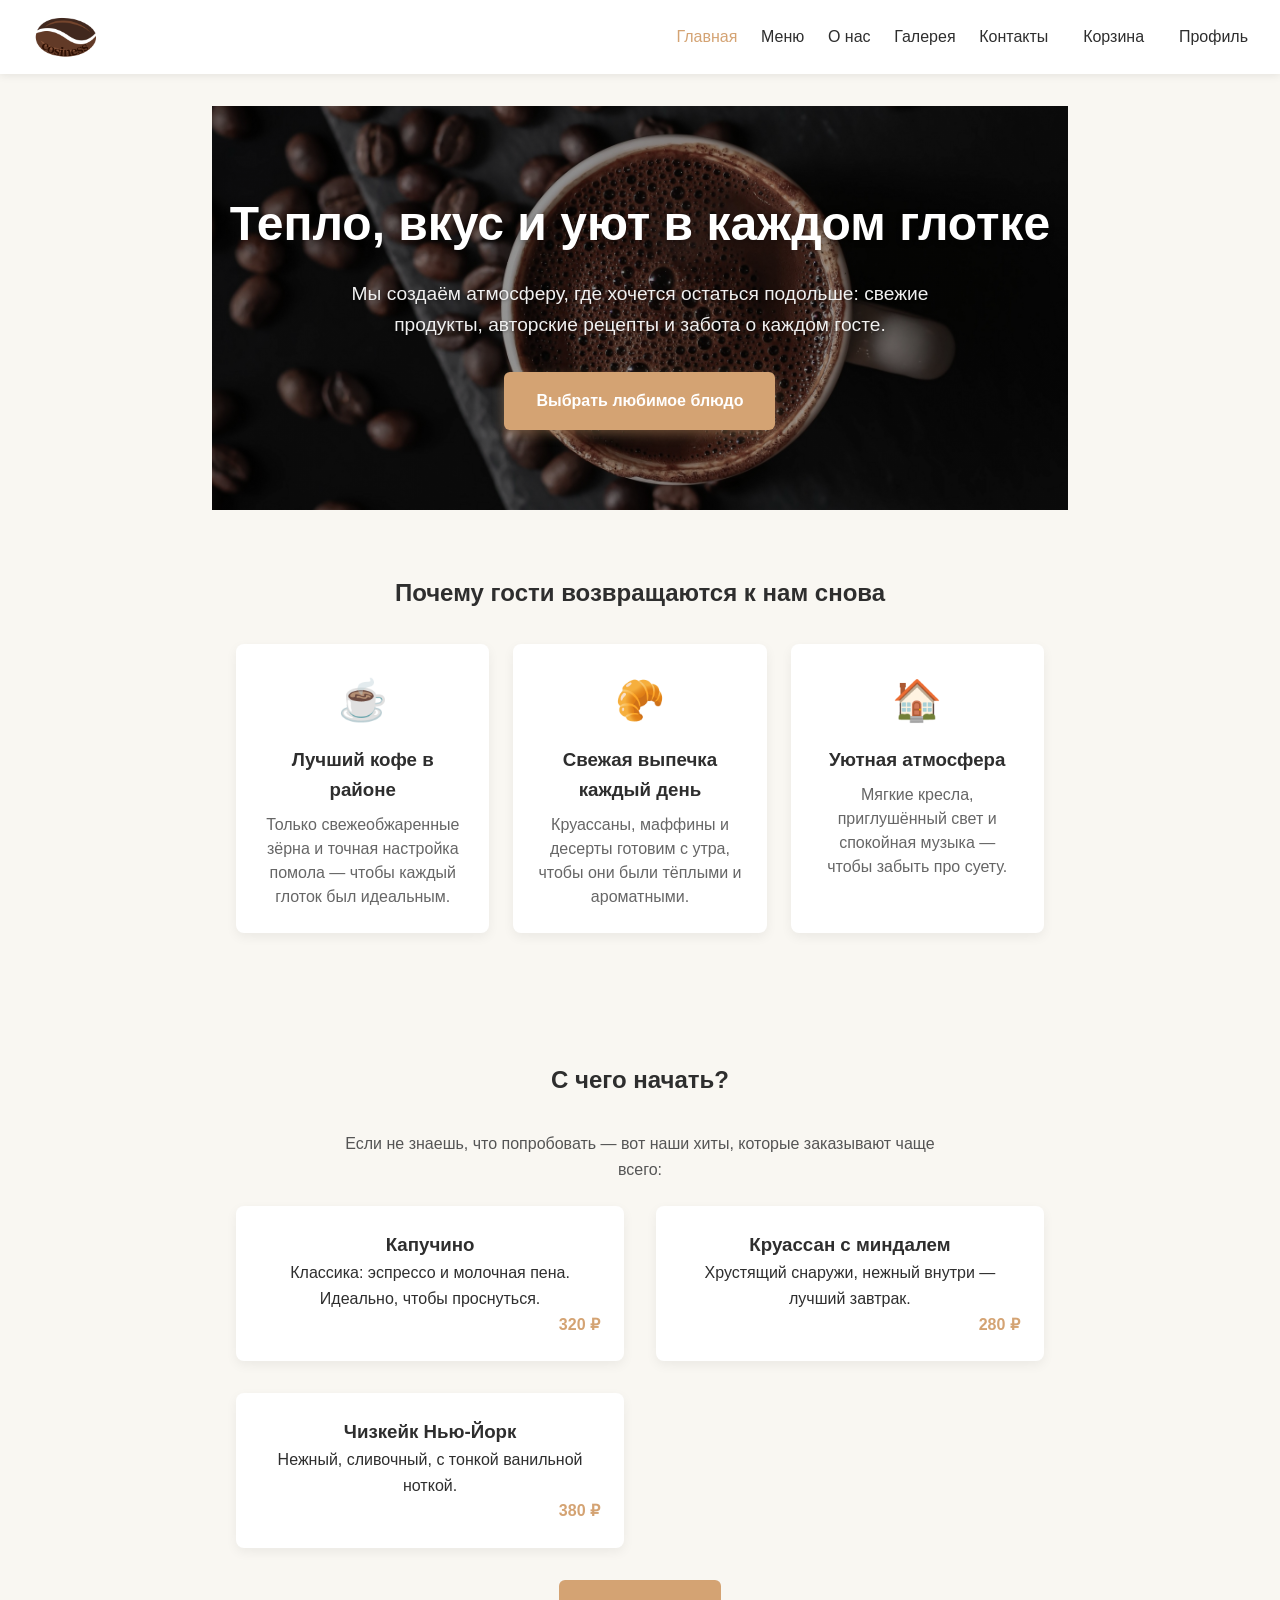
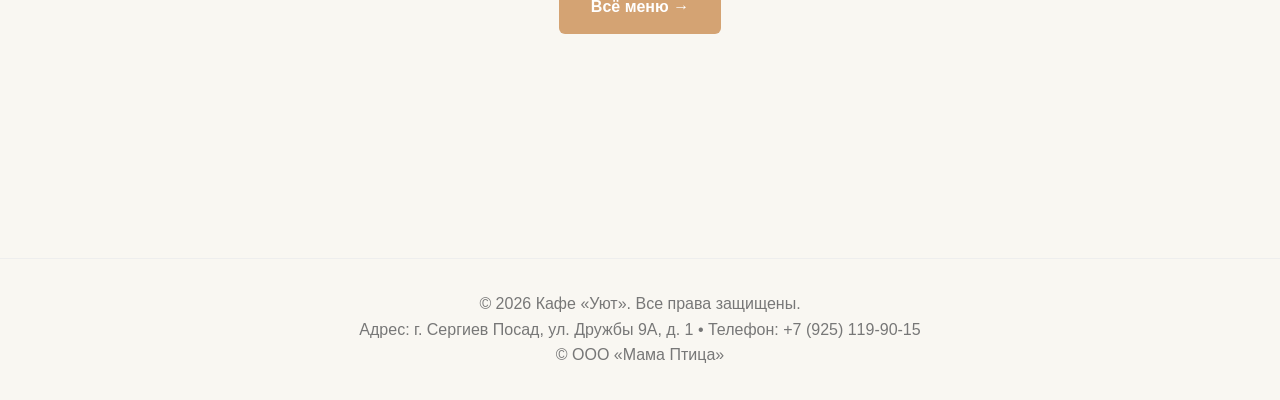
<file: index.html>
<!DOCTYPE html>
<html lang="ru">
  <head>
    <meta charset="UTF-8" />
    <meta name="viewport" content="width=device-width, initial-scale=1.0"/>
    <title>Cosiness | Main</title>
    <link rel="stylesheet" href="css/style.css"/>
  </head>
  <body>
    <header>
      <a href="index.html" class="logo logo-img" aria-label="На главную">
        <img src="images/coffee_bean.png">
      </a>
      <nav>
        <a href="index.html" class="active">Главная</a>
        <a href="menu.html">Меню</a>
        <a href="about.html">О нас</a>
        <a href="gallery.html">Галерея</a>
        <a href="contacts.html">Контакты</a>
        <a href="cart.html">Корзина</a>
        <a href="profile.html">Профиль</a>
      </nav>
    </header>

    <main>
      <section class="hero fade-in-up">
        <h1>Тепло, вкус и уют в каждом глотке</h1>
        <p>
          Мы создаём атмосферу, где хочется остаться подольше: свежие продукты,
          авторские рецепты и забота о каждом госте.
        </p>
        <a href="menu.html">Выбрать любимое блюдо</a>
      </section>

      <section class="section-features">
        <h2>Почему гости возвращаются к нам снова</h2>
        <div class="features-grid">
          <div class="feature-card fade-in-up">
            <div class="feature-icon">☕</div>
            <h3>Лучший кофе в районе</h3>
            <p>Только свежеобжаренные зёрна и точная настройка помола — чтобы каждый глоток был идеальным.</p>
          </div>
          <div class="feature-card fade-in-up">
            <div class="feature-icon">🥐</div>
            <h3>Свежая выпечка каждый день</h3>
            <p>Круассаны, маффины и десерты готовим с утра, чтобы они были тёплыми и ароматными.</p>
          </div>
          <div class="feature-card fade-in-up">
            <div class="feature-icon">🏠</div>
            <h3>Уютная атмосфера</h3>
            <p>Мягкие кресла, приглушённый свет и спокойная музыка — чтобы забыть про суету.</p>
          </div>
        </div>
      </section>

      <section class="section-hits">
        <h2>С чего начать?</h2>
        <p>
          Если не знаешь, что попробовать — вот наши хиты, которые заказывают чаще всего:
        </p>
        <div class="menu-grid">
          <div class="dish-card fade-in-up">
            <h3>Капучино</h3>
            <p>Классика: эспрессо и молочная пена. Идеально, чтобы проснуться.</p>
            <span class="dish-price">320 ₽</span>
          </div>
          <div class="dish-card fade-in-up">
            <h3>Круассан с миндалем</h3>
            <p>Хрустящий снаружи, нежный внутри — лучший завтрак.</p>
            <span class="dish-price">280 ₽</span>
          </div>
          <div class="dish-card fade-in-up">
            <h3>Чизкейк Нью-Йорк</h3>
            <p>Нежный, сливочный, с тонкой ванильной ноткой.</p>
            <span class="dish-price">380 ₽</span>
          </div>
        </div>
        <a href="menu.html" class="btn-primary">Всё меню →</a>
      </section>
    </main>

    <footer style="margin-top: 8rem;">
      <p>&copy; 2026 Кафе «Уют». Все права защищены.</p>
      <p>Адрес: г. Сергиев Посад, ул. Дружбы 9А, д. 1 • Телефон: +7 (925) 119-90-15</p>
      <p>&copy; ООО «Мама Птица»</p>
    </footer>
    <script src="js/main.js"></script>
  </body>
</html>
</file>
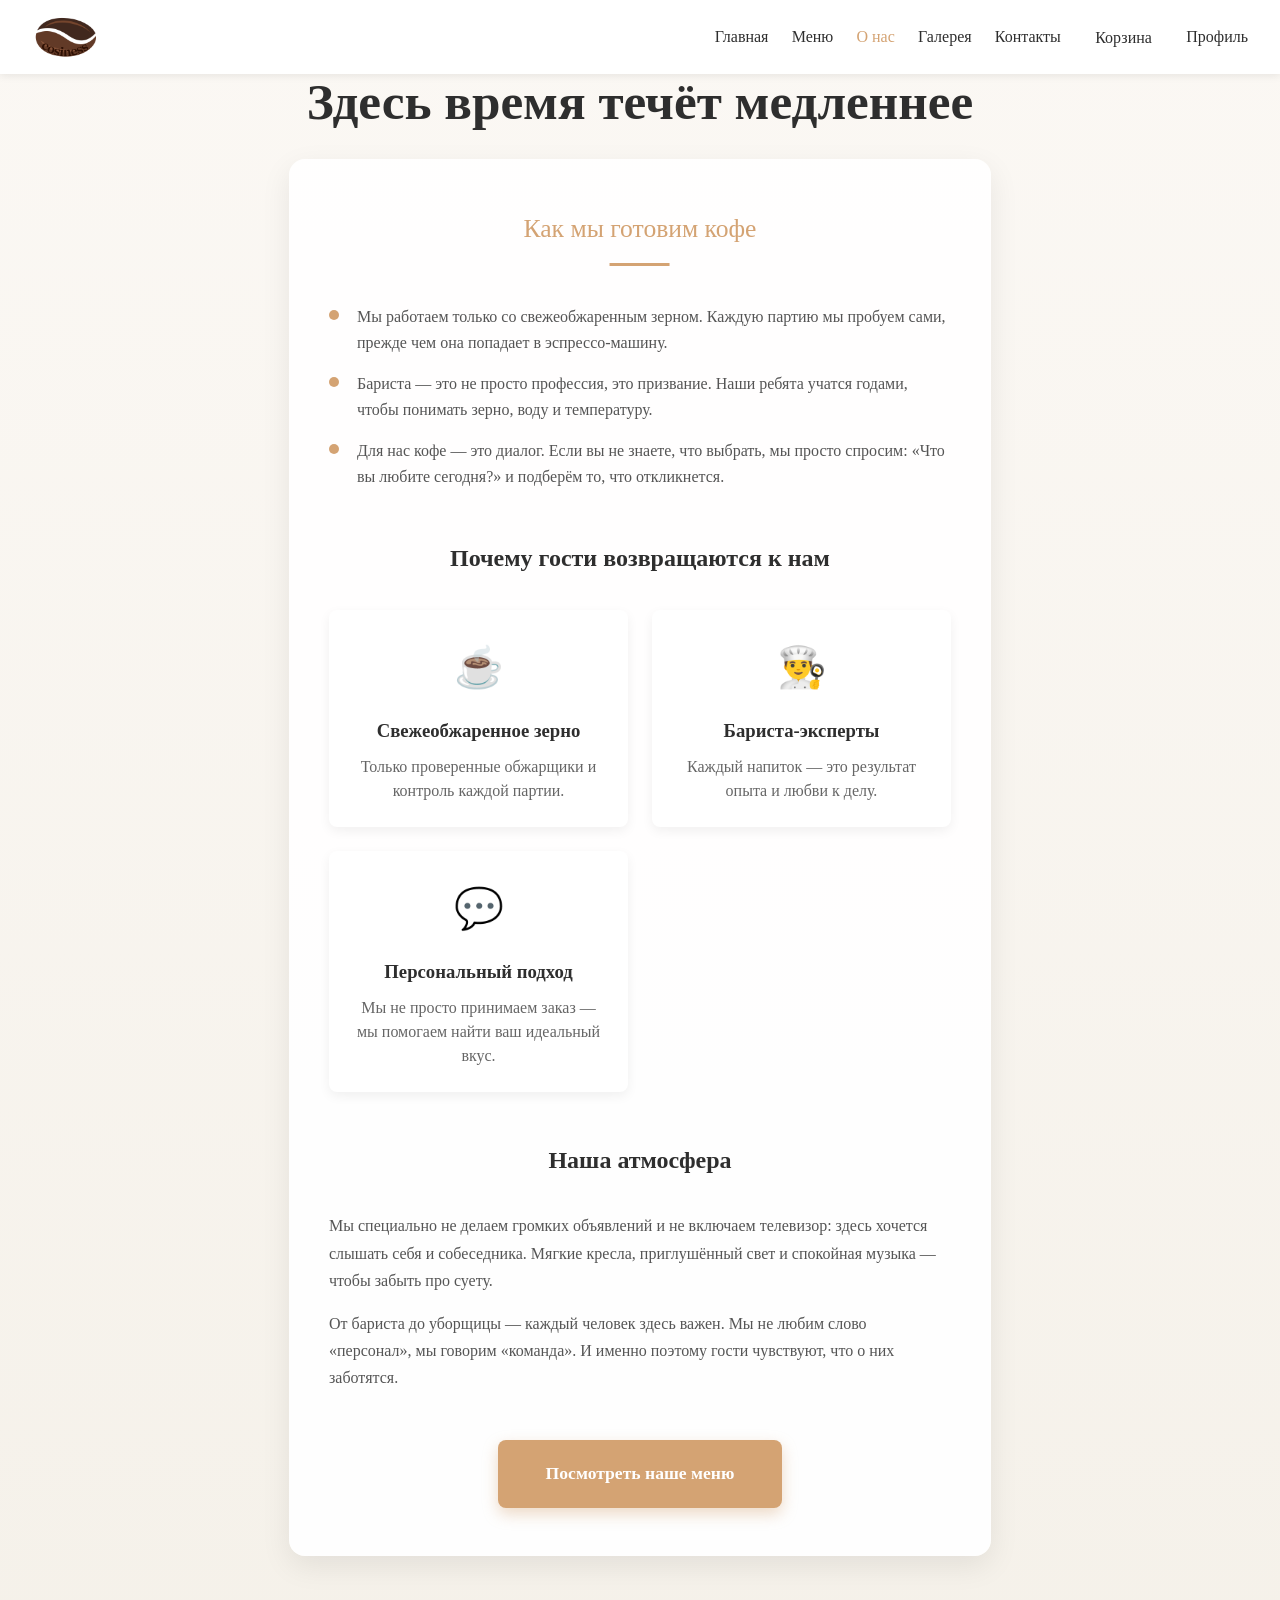
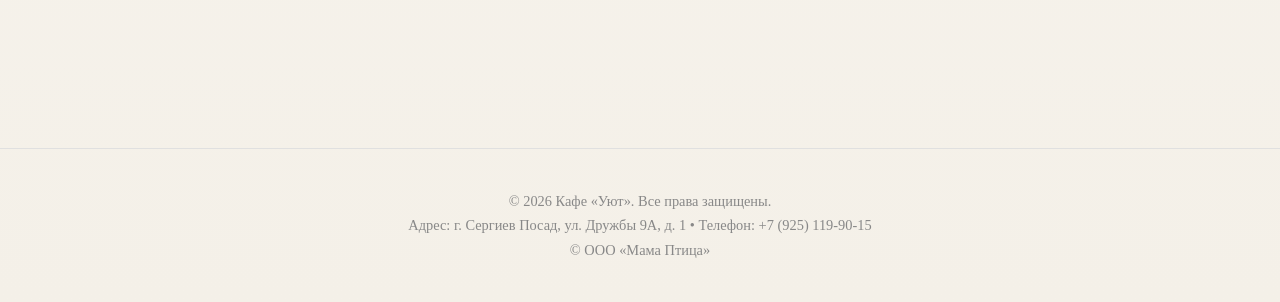
<file: about.html>
<!DOCTYPE html>
<html lang="ru">
  <head>
    <meta charset="UTF-8" />
    <meta name="viewport" content="width=device-width, initial-scale=1.0"/>
    <title>Cosiness | О нас</title>
    <link rel="stylesheet" href="css/style.css"/>
  </head>
  <body class="about-page">
    <!-- Шапка: слева логотип, справа меню -->
    <header>
      <a href="index.html" class="logo logo-img" aria-label="На главную">
        <img src="images/coffee_bean.png" alt="Логотип кафе Уют">
      </a>
      <nav>
        <a href="index.html">Главная</a>
        <a href="menu.html">Меню</a>
        <a href="about.html" class="active">О нас</a>
        <a href="gallery.html">Галерея</a>
        <a href="contacts.html">Контакты</a>
        <a href="cart.html">Корзина</a>
        <a href="profile.html">Профиль</a>
      </nav>
    </header>

    <main>
      <!-- Главный заголовок -->
      <h1 class="fade-in-up">Здесь время течёт медленнее</h1>

      <div class="content-wrapper fade-in-up">
        
        <!-- Блок «Как мы готовим кофе» -->
        <div class="section-title">Как мы готовим кофе</div>
        <ul>
          <li>Мы работаем только со свежеобжаренным зерном. Каждую партию мы пробуем сами, прежде чем она попадает в эспрессо-машину.</li>
          <li>Бариста — это не просто профессия, это призвание. Наши ребята учатся годами, чтобы понимать зерно, воду и температуру.</li>
          <li>Для нас кофе — это диалог. Если вы не знаете, что выбрать, мы просто спросим: «Что вы любите сегодня?» и подберём то, что откликнется.</li>
        </ul>

        <!-- Разделитель -->
        <div style="height: 2rem;"></div>

        <!-- Карточки с преимуществами -->
        <h2 class="fade-in-up" style="text-align: center; margin-bottom: 1.5rem;">Почему гости возвращаются к нам</h2>
        <div class="features-grid">
          <div class="feature-card fade-in-up">
            <div class="feature-icon">☕</div>
            <h3>Свежеобжаренное зерно</h3>
            <p>Только проверенные обжарщики и контроль каждой партии.</p>
          </div>
          <div class="feature-card fade-in-up">
            <div class="feature-icon">👨‍🍳</div>
            <h3>Бариста-эксперты</h3>
            <p>Каждый напиток — это результат опыта и любви к делу.</p>
          </div>
          <div class="feature-card fade-in-up">
            <div class="feature-icon">💬</div>
            <h3>Персональный подход</h3>
            <p>Мы не просто принимаем заказ — мы помогаем найти ваш идеальный вкус.</p>
          </div>
        </div>

        <!-- Блок про атмосферу и команду -->
        <div style="margin-top: 3rem;"></div>
        <h2 class="fade-in-up" style="text-align: center;">Наша атмосфера</h2>
        <p class="fade-in-up" style="color: #555; line-height: 1.7;">
          Мы специально не делаем громких объявлений и не включаем телевизор: здесь хочется слышать себя и собеседника. Мягкие кресла, приглушённый свет и спокойная музыка — чтобы забыть про суету.
        </p>
        <p class="fade-in-up" style="color: #555; line-height: 1.7; margin-top: 1rem;">
          От бариста до уборщицы — каждый человек здесь важен. Мы не любим слово «персонал», мы говорим «команда». И именно поэтому гости чувствуют, что о них заботятся.
        </p>

        <!-- Кнопка-призыв к действию -->
        <div class="cta-box fade-in-up">
          <a href="menu.html" class="big-btn">Посмотреть наше меню</a>
        </div>
      </div>
    </main>

    <footer style="margin-top: 8rem;">
      <p>&copy; 2026 Кафе «Уют». Все права защищены.</p>
      <p>Адрес: г. Сергиев Посад, ул. Дружбы 9А, д. 1 • Телефон: +7 (925) 119-90-15</p>
      <p>&copy; ООО «Мама Птица»</p>
    </footer>

    <script src="js/main.js"></script>
  </body>
</html>
</file>
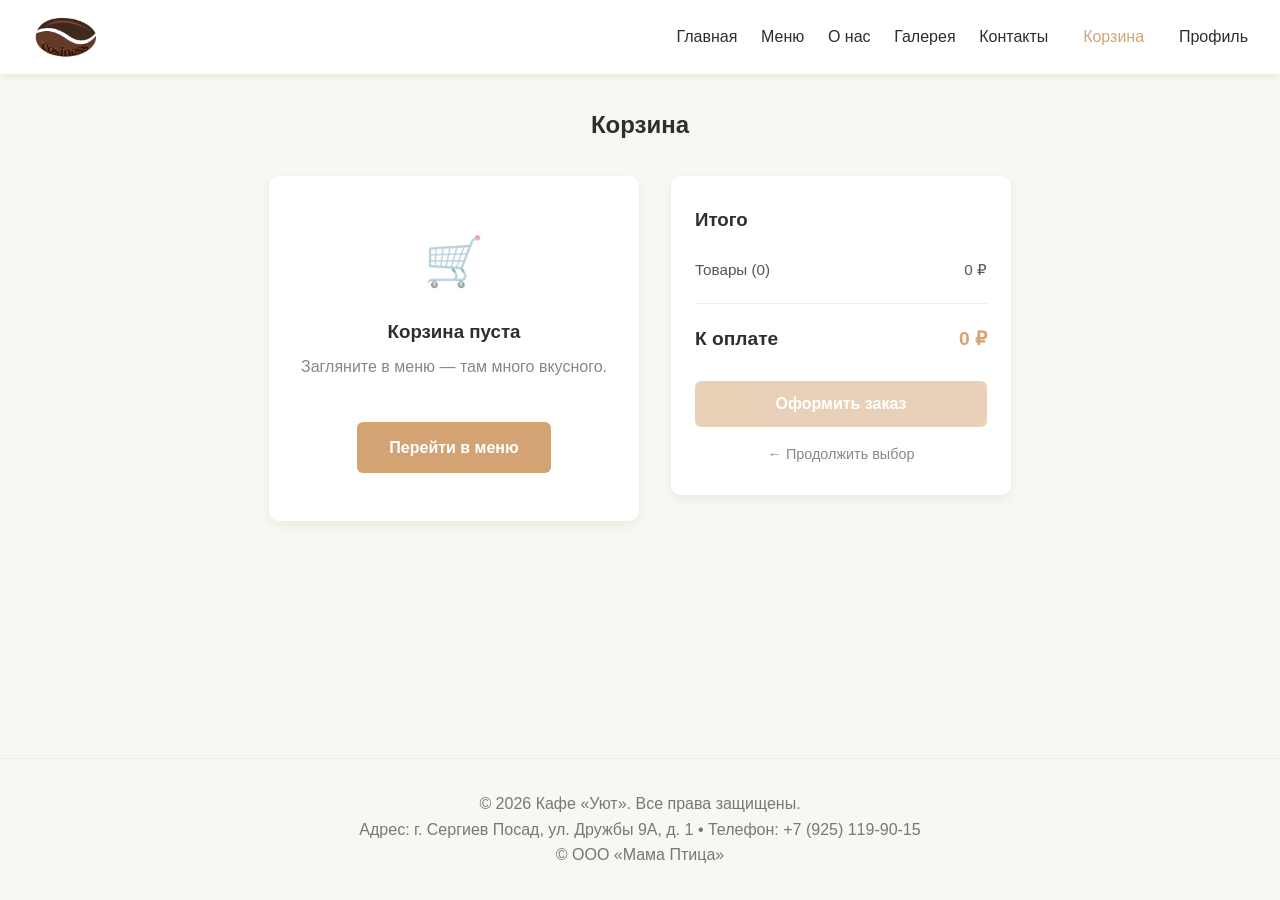
<file: cart.html>
<!DOCTYPE html>
<html lang="ru">
  <head>
    <meta charset="UTF-8" />
    <meta name="viewport" content="width=device-width, initial-scale=1.0"/>
    <title>Cosiness | Buy</title>
    <link rel="stylesheet" href="css/style.css"/>
  </head>
  <body>
    <header>
      <a href="index.html" class="logo logo-img" aria-label="На главную">
        <img src="images/coffee_bean.png" alt="Логотип кафе Уют">
      </a>
      <nav>
        <a href="index.html">Главная</a>
        <a href="menu.html">Меню</a>
        <a href="about.html">О нас</a>
        <a href="gallery.html">Галерея</a>
        <a href="contacts.html">Контакты</a>
        <a href="cart.html" class="active">Корзина</a>
        <a href="profile.html">Профиль</a>
      </nav>
    </header>
    <main>
      <h2>Корзина</h2>
      <div class="cart-layout">
        <section class="cart-items fade-in-up" id="cartItems"></section>
        <aside class="cart-summary fade-in-up">
          <h3>Итого</h3>
          <div id="summaryBody"></div>
          <button type="button" class="checkout-btn" id="checkoutBtn">Оформить заказ</button>
          <a href="menu.html" class="continue-link">← Продолжить выбор</a>
        </aside>
      </div>
    </main>
    <footer style="margin-top: 8rem;">
      <p>&copy; 2026 Кафе «Уют». Все права защищены.</p>
      <p>Адрес: г. Сергиев Посад, ул. Дружбы 9А, д. 1 • Телефон: +7 (925) 119-90-15</p>
      <p>&copy; ООО «Мама Птица»</p>
    </footer>
    <script src="js/cart.js"></script>
    <script src="js/cart-page.js"></script>
  </body>
</html>
</file>
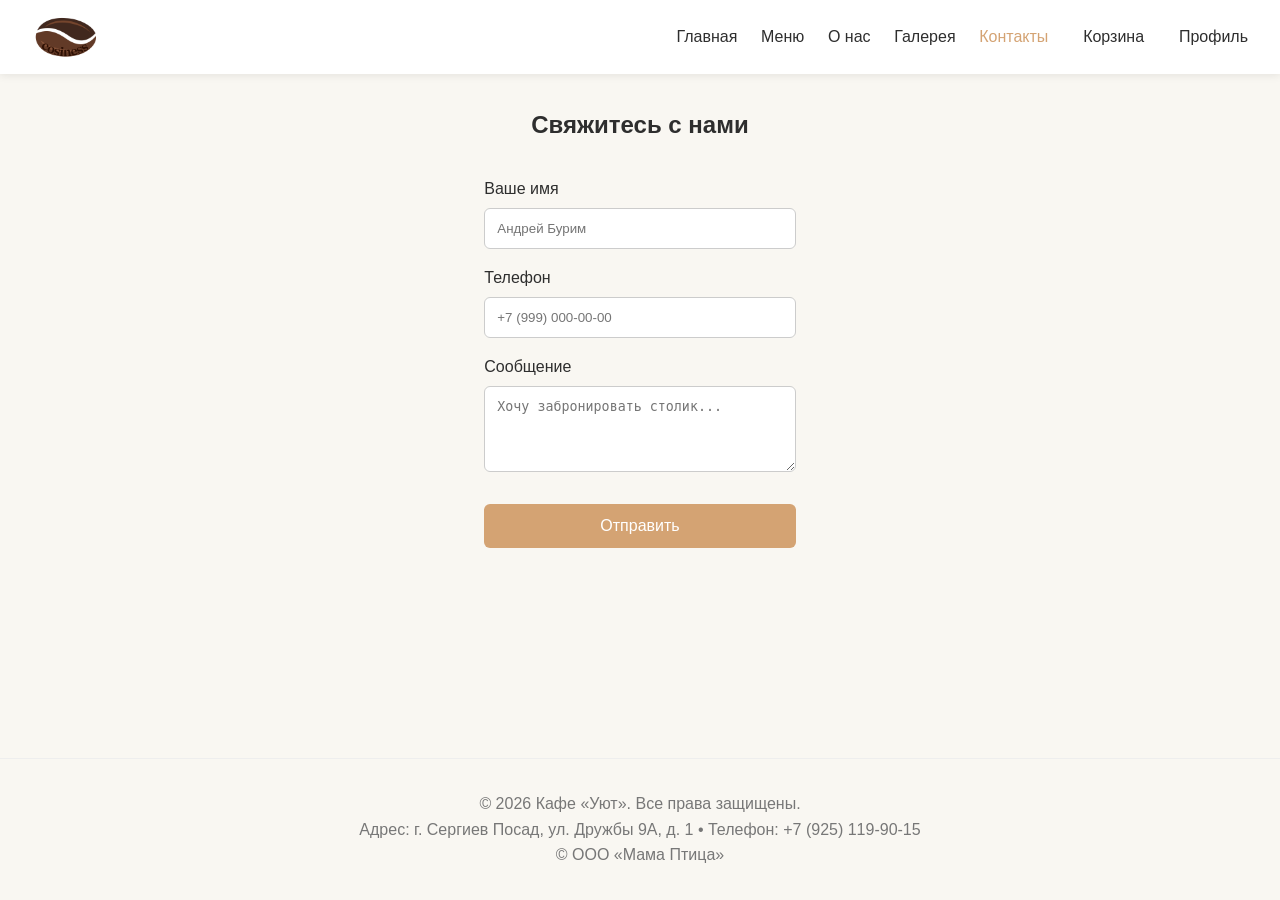
<file: contacts.html>
<!DOCTYPE html>
<html lang="ru">
  <head>
    <meta charset="UTF-8" />
    <meta name="viewport" content="width=device-width, initial-scale=1.0"/>
    <title>Cosiness | Contacts</title>
    <link rel="stylesheet" href="css/style.css"/>
  </head>
  <body>
    <header>
      <a href="index.html" class="logo logo-img" aria-label="На главную">
        <img src="images/coffee_bean.png" alt="Логотип кафе Уют">
      </a>
      <nav>
        <a href="index.html">Главная</a>
        <a href="menu.html">Меню</a>
        <a href="about.html">О нас</a>
        <a href="gallery.html">Галерея</a>
        <a href="contacts.html" class="active">Контакты</a>
        <a href="cart.html">Корзина</a>
        <a href="profile.html">Профиль</a>
      </nav>
    </header>
    <main>
      <h2>Свяжитесь с нами</h2>
      <form id="contactForm">
        <label for="name">Ваше имя</label>
        <input type="text" id="name" name="name" required placeholder="Андрей Бурим">
        <label for="phone">Телефон</label>
        <input type="tel" id="phone" name="phone" required placeholder="+7 (999) 000-00-00">
        <label for="message">Сообщение</label>
        <textarea id="message" name="message" rows="4" placeholder="Хочу забронировать столик..."></textarea>
        <button type="submit">Отправить</button>
      </form>
    </main>
    <div class="toast" id="toast">Сообщение отправлено</div>
    <footer style="margin-top: 8rem;">
      <p>&copy; 2026 Кафе «Уют». Все права защищены.</p>
      <p>Адрес: г. Сергиев Посад, ул. Дружбы 9А, д. 1 • Телефон: +7 (925) 119-90-15</p>
      <p>&copy; ООО «Мама Птица»</p>
    </footer>
    <script src="js/contacts.js"></script>
  </body>
</html>
</file>
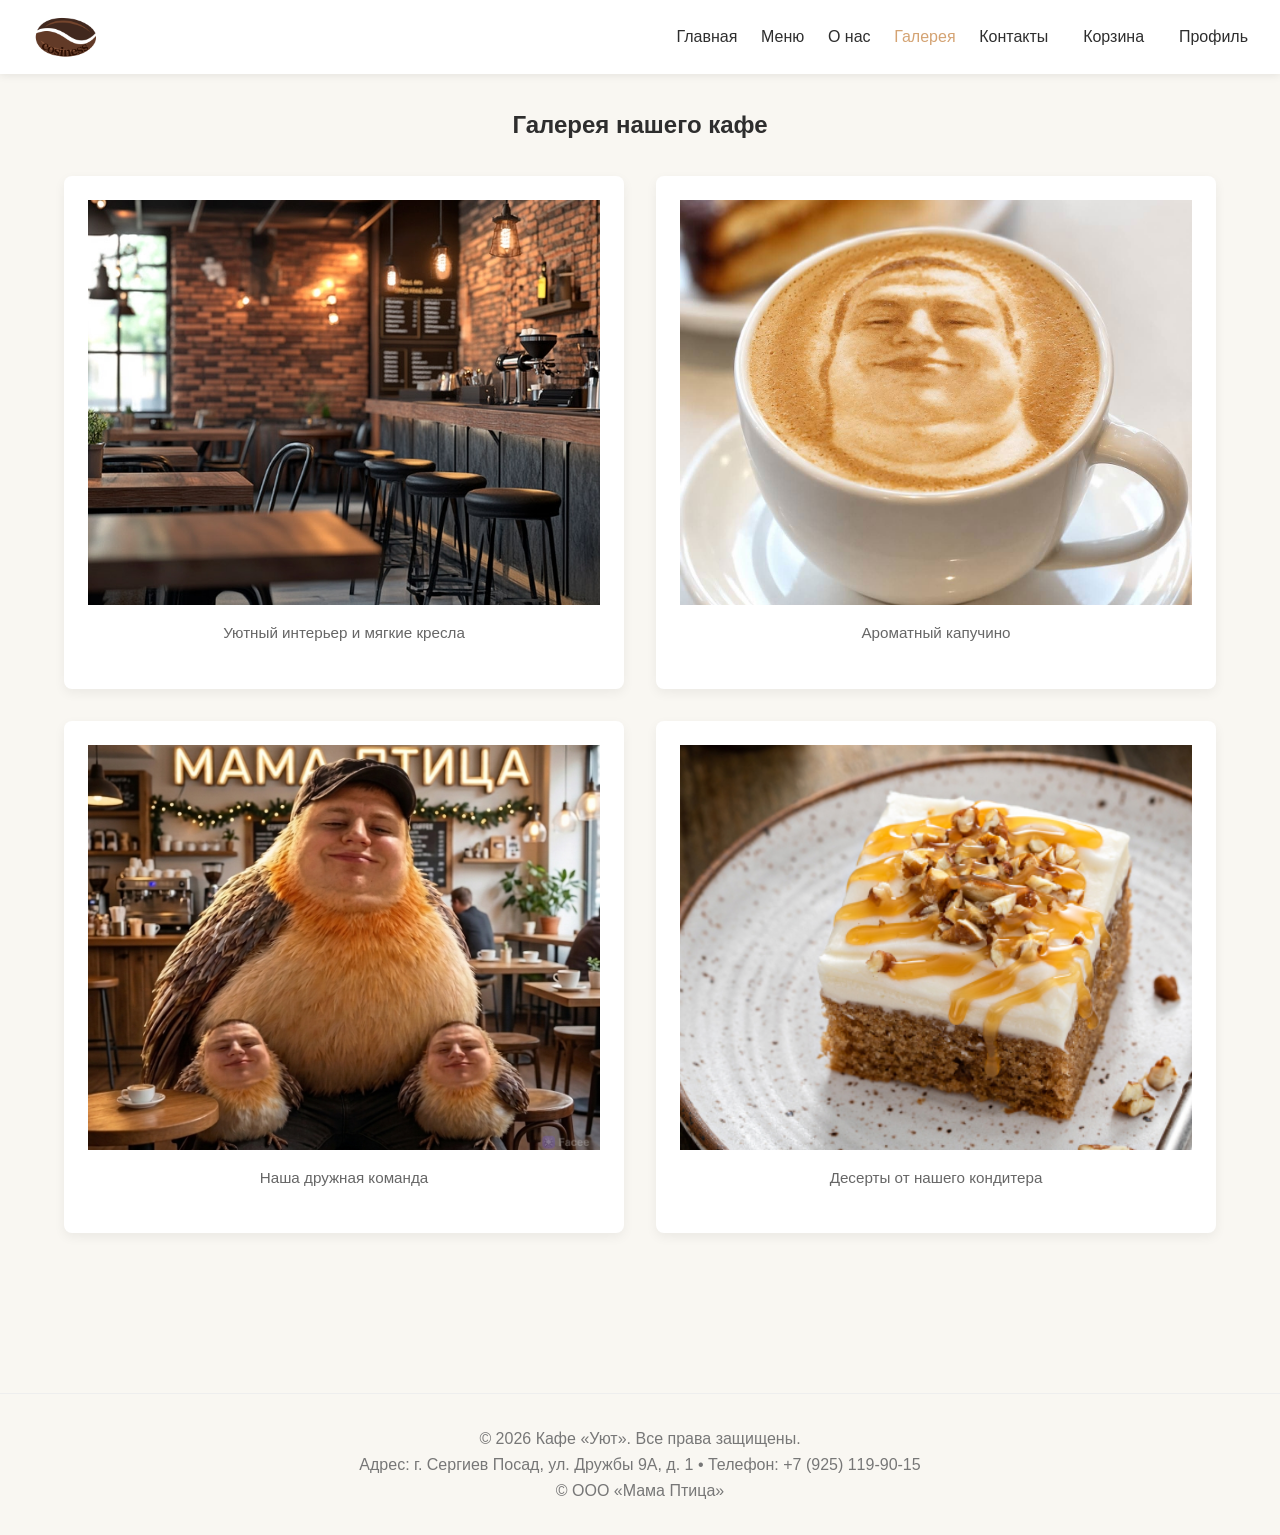
<file: gallery.html>
<!DOCTYPE html>
<html lang="ru">
  <head>
    <meta charset="UTF-8" />
    <meta name="viewport" content="width=device-width, initial-scale=1.0"/>
    <title>Cosiness | Gallery</title>
    <link rel="stylesheet" href="css/style.css"/>
  </head>
  <body>
    <header>
      <a href="index.html" class="logo logo-img" aria-label="На главную">
        <img src="images/coffee_bean.png" alt="Логотип кафе Уют">
      </a>
      <nav>
        <a href="index.html">Главная</a>
        <a href="menu.html">Меню</a>
        <a href="about.html">О нас</a>
        <a href="gallery.html" class="active">Галерея</a>
        <a href="contacts.html">Контакты</a>
        <a href="cart.html">Корзина</a>
        <a href="profile.html">Профиль</a>
      </nav>
    </header>
    <main>
      <h2>Галерея нашего кафе</h2>
      <div class="gallery-grid">
        <figure class="photo-card fade-in-up">
          <img src="images/interier.jpg" alt="Уютный интерьер кафе">
          <figcaption>Уютный интерьер и мягкие кресла</figcaption>
        </figure>
        <figure class="photo-card fade-in-up">
          <img src="images/coffe.jpg" alt="Ароматный кофе">
          <figcaption>Ароматный капучино</figcaption>
        </figure>
        <figure class="photo-card fade-in-up">
          <img src="images/motherbossbird.png" alt="Команда кафе">
          <figcaption>Наша дружная команда</figcaption>
        </figure>
        <figure class="photo-card fade-in-up">
          <img src="images/desert.jpg" alt="Вкусные десерты">
          <figcaption>Десерты от нашего кондитера</figcaption>
        </figure>
      </div>
    </main>
   <footer style="margin-top: 8rem;">
      <p>&copy; 2026 Кафе «Уют». Все права защищены.</p>
      <p>Адрес: г. Сергиев Посад, ул. Дружбы 9А, д. 1 • Телефон: +7 (925) 119-90-15</p>
      <p>&copy; ООО «Мама Птица»</p>
    </footer>
    <script src="js/gallery.js"></script>
  </body>
</html>
</file>
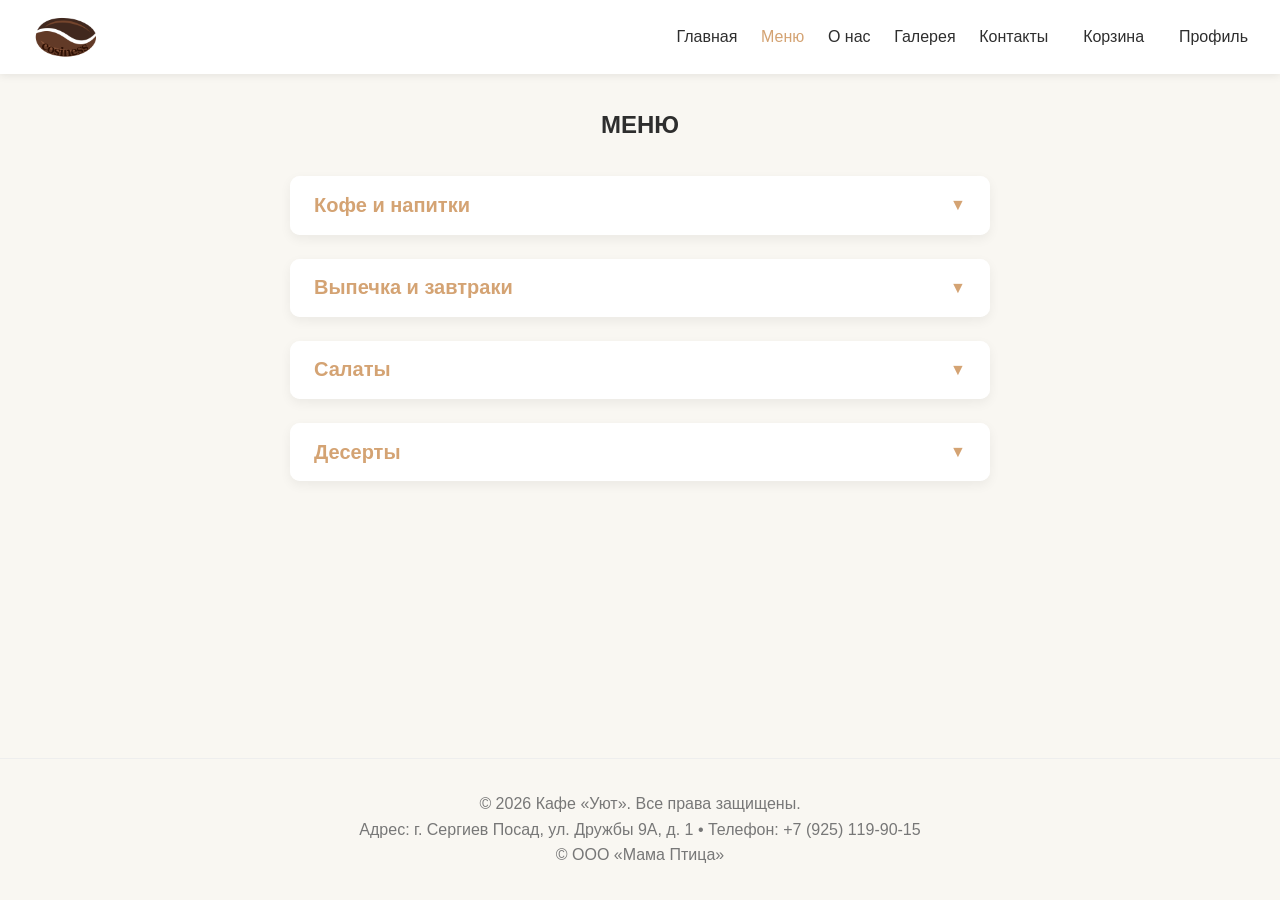
<file: menu.html>
<!DOCTYPE html>
<html lang="ru">
  <head>
    <meta charset="UTF-8" />
    <meta name="viewport" content="width=device-width, initial-scale=1.0"/>
    <title>Cosiness | Menu</title>
    <link rel="stylesheet" href="css/style.css"/>
  </head>
  <body>
    <header>
      <a href="index.html" class="logo logo-img" aria-label="На главную">
        <img src="images/coffee_bean.png">
      </a>
      <nav>
        <a href="index.html">Главная</a>
        <a href="menu.html" class="active">Меню</a>
        <a href="about.html">О нас</a>
        <a href="gallery.html">Галерея</a>
        <a href="contacts.html">Контакты</a>
        <a href="cart.html">Корзина</a>
        <a href="profile.html">Профиль</a>
      </nav>
    </header>
    <main>
      <h2>МЕНЮ</h2>
      <div class="menu-category">
        <button class="category-toggle" type="button" aria-expanded="false">
          <span>Кофе и напитки</span>
          <span class="arrow">▼</span>
        </button>
        <div class="category-content">
          <div class="menu-grid">
            <div class="dish-card fade-in-up" data-id="espresso" data-name="Эспрессо" data-price="180">
              <h3>Эспрессо</h3>
              <p>Крепкий концентрированный кофе из свежеобжаренных зёрен.</p>
              <span class="dish-price">180 ₽</span>
              <div class="dish-counter">
                <button type="button" class="counter-btn minus" aria-label="Убрать">−</button>
                <span class="counter-value">0</span>
                <button type="button" class="counter-btn plus" aria-label="Добавить">+</button>
              </div>
            </div>
            <div class="dish-card fade-in-up" data-id="americano" data-name="Американо" data-price="220">
              <h3>Американо</h3>
              <p>Эспрессо с горячей водой — мягкий вкус без молока.</p>
              <span class="dish-price">220 ₽</span>
              <div class="dish-counter">
                <button type="button" class="counter-btn minus" aria-label="Убрать">−</button>
                <span class="counter-value">0</span>
                <button type="button" class="counter-btn plus" aria-label="Добавить">+</button>
              </div>
            </div>
            <div class="dish-card fade-in-up" data-id="cappuccino" data-name="Капучино" data-price="320">
              <h3>Капучино</h3>
              <p>Свежий эспрессо и молочная пена — классика на каждый день.</p>
              <span class="dish-price">320 ₽</span>
              <div class="dish-counter">
                <button type="button" class="counter-btn minus" aria-label="Убрать">−</button>
                <span class="counter-value">0</span>
                <button type="button" class="counter-btn plus" aria-label="Добавить">+</button>
              </div>
            </div>
            <div class="dish-card fade-in-up" data-id="latte" data-name="Латте" data-price="350">
              <h3>Латте</h3>
              <p>Нежный молочный напиток с мягким кофейным вкусом.</p>
              <span class="dish-price">350 ₽</span>
              <div class="dish-counter">
                <button type="button" class="counter-btn minus" aria-label="Убрать">−</button>
                <span class="counter-value">0</span>
                <button type="button" class="counter-btn plus" aria-label="Добавить">+</button>
              </div>
            </div>
            <div class="dish-card fade-in-up" data-id="flatwhite" data-name="Флэт уайт" data-price="360">
              <h3>Флэт уайт</h3>
              <p>Двойной эспрессо и тонкий слой молочной пены.</p>
              <span class="dish-price">360 ₽</span>
              <div class="dish-counter">
                <button type="button" class="counter-btn minus" aria-label="Убрать">−</button>
                <span class="counter-value">0</span>
                <button type="button" class="counter-btn plus" aria-label="Добавить">+</button>
              </div>
            </div>
            <div class="dish-card fade-in-up" data-id="raf" data-name="Раф ванильный" data-price="380">
              <h3>Раф ванильный</h3>
              <p>Сливки, эспрессо и ваниль — нежный и сливочный.</p>
              <span class="dish-price">380 ₽</span>
              <div class="dish-counter">
                <button type="button" class="counter-btn minus" aria-label="Убрать">−</button>
                <span class="counter-value">0</span>
                <button type="button" class="counter-btn plus" aria-label="Добавить">+</button>
              </div>
            </div>
            <div class="dish-card fade-in-up" data-id="cocoa" data-name="Какао с маршмеллоу" data-price="300">
              <h3>Какао с маршмеллоу</h3>
              <p>Тёплое какао на молоке с воздушными маршмеллоу.</p>
              <span class="dish-price">300 ₽</span>
              <div class="dish-counter">
                <button type="button" class="counter-btn minus" aria-label="Убрать">−</button>
                <span class="counter-value">0</span>
                <button type="button" class="counter-btn plus" aria-label="Добавить">+</button>
              </div>
            </div>
            <div class="dish-card fade-in-up" data-id="seabuckthorn" data-name="Чай облепиховый" data-price="250">
              <h3>Чай облепиховый</h3>
              <p>Ароматный чай с облепихой, мёдом и апельсином.</p>
              <span class="dish-price">250 ₽</span>
              <div class="dish-counter">
                <button type="button" class="counter-btn minus" aria-label="Убрать">−</button>
                <span class="counter-value">0</span>
                <button type="button" class="counter-btn plus" aria-label="Добавить">+</button>
              </div>
            </div>
          </div>
        </div>
      </div>
      <div class="menu-category">
        <button class="category-toggle" type="button" aria-expanded="false">
          <span>Выпечка и завтраки</span>
          <span class="arrow">▼</span>
        </button>
        <div class="category-content">
          <div class="menu-grid">
            <div class="dish-card fade-in-up" data-id="croissant-almond" data-name="Круассан с миндалем" data-price="280">
              <h3>Круассан с миндалем</h3>
              <p>Хрустящий круассан и миндальная начинка — идеальный завтрак.</p>
              <span class="dish-price">280 ₽</span>
              <div class="dish-counter">
                <button type="button" class="counter-btn minus" aria-label="Убрать">−</button>
                <span class="counter-value">0</span>
                <button type="button" class="counter-btn plus" aria-label="Добавить">+</button>
              </div>
            </div>
            <div class="dish-card fade-in-up" data-id="croissant-choc" data-name="Круассан с шоколадом" data-price="290">
              <h3>Круассан с шоколадом</h3>
              <p>Слоёный круассан с тёмным шоколадом внутри.</p>
              <span class="dish-price">290 ₽</span>
              <div class="dish-counter">
                <button type="button" class="counter-btn minus" aria-label="Убрать">−</button>
                <span class="counter-value">0</span>
                <button type="button" class="counter-btn plus" aria-label="Добавить">+</button>
              </div>
            </div>
            <div class="dish-card fade-in-up" data-id="cinnabon" data-name="Синнабон" data-price="260">
              <h3>Синнабон</h3>
              <p>Мягкая булочка с корицей и сливочной глазурью.</p>
              <span class="dish-price">260 ₽</span>
              <div class="dish-counter">
                <button type="button" class="counter-btn minus" aria-label="Убрать">−</button>
                <span class="counter-value">0</span>
                <button type="button" class="counter-btn plus" aria-label="Добавить">+</button>
              </div>
            </div>
            <div class="dish-card fade-in-up" data-id="muffin" data-name="Маффин с черникой" data-price="240">
              <h3>Маффин с черникой</h3>
              <p>Нежный маффин с сочной черникой и хрустящей крошкой.</p>
              <span class="dish-price">240 ₽</span>
              <div class="dish-counter">
                <button type="button" class="counter-btn minus" aria-label="Убрать">−</button>
                <span class="counter-value">0</span>
                <button type="button" class="counter-btn plus" aria-label="Добавить">+</button>
              </div>
            </div>
            <div class="dish-card fade-in-up" data-id="sandwich-turkey" data-name="Сэндвич с индейкой" data-price="420">
              <h3>Сэндвич с индейкой</h3>
              <p>Сочная индейка, свежие овощи и пряный соус на цельнозерновом хлебе.</p>
              <span class="dish-price">420 ₽</span>
              <div class="dish-counter">
                <button type="button" class="counter-btn minus" aria-label="Убрать">−</button>
                <span class="counter-value">0</span>
                <button type="button" class="counter-btn plus" aria-label="Добавить">+</button>
              </div>
            </div>
            <div class="dish-card fade-in-up" data-id="sandwich-salmon" data-name="Сэндвич с лососем" data-price="480">
              <h3>Сэндвич с лососем</h3>
              <p>Слабосолёный лосось, сливочный сыр и укроп на чиабатте.</p>
              <span class="dish-price">480 ₽</span>
              <div class="dish-counter">
                <button type="button" class="counter-btn minus" aria-label="Убрать">−</button>
                <span class="counter-value">0</span>
                <button type="button" class="counter-btn plus" aria-label="Добавить">+</button>
              </div>
            </div>
            <div class="dish-card fade-in-up" data-id="oatmeal" data-name="Овсянка с ягодами" data-price="320">
              <h3>Овсянка с ягодами</h3>
              <p>Овсяная каша на молоке с сезонными ягодами и мёдом.</p>
              <span class="dish-price">320 ₽</span>
              <div class="dish-counter">
                <button type="button" class="counter-btn minus" aria-label="Убрать">−</button>
                <span class="counter-value">0</span>
                <button type="button" class="counter-btn plus" aria-label="Добавить">+</button>
              </div>
            </div>
            <div class="dish-card fade-in-up" data-id="syrniki" data-name="Сырники со сметаной" data-price="390">
              <h3>Сырники со сметаной</h3>
              <p>Пышные сырники из фермерского творога со сметаной и вареньем.</p>
              <span class="dish-price">390 ₽</span>
              <div class="dish-counter">
                <button type="button" class="counter-btn minus" aria-label="Убрать">−</button>
                <span class="counter-value">0</span>
                <button type="button" class="counter-btn plus" aria-label="Добавить">+</button>
              </div>
            </div>
          </div>
        </div>
      </div>
      <div class="menu-category">
        <button class="category-toggle" type="button" aria-expanded="false">
          <span>Салаты</span>
          <span class="arrow">▼</span>
        </button>
        <div class="category-content">
          <div class="menu-grid">
            <div class="dish-card fade-in-up" data-id="avocado" data-name="Салат с авокадо" data-price="450">
              <h3>Салат с авокадо</h3>
              <p>Микс салатных листьев, авокадо, томаты черри и заправка на оливковом масле.</p>
              <span class="dish-price">450 ₽</span>
              <div class="dish-counter">
                <button type="button" class="counter-btn minus" aria-label="Убрать">−</button>
                <span class="counter-value">0</span>
                <button type="button" class="counter-btn plus" aria-label="Добавить">+</button>
              </div>
            </div>
            <div class="dish-card fade-in-up" data-id="caesar" data-name="Цезарь с курицей" data-price="490">
              <h3>Цезарь с курицей</h3>
              <p>Романо, курица гриль, пармезан и хрустящие сухарики.</p>
              <span class="dish-price">490 ₽</span>
              <div class="dish-counter">
                <button type="button" class="counter-btn minus" aria-label="Убрать">−</button>
                <span class="counter-value">0</span>
                <button type="button" class="counter-btn plus" aria-label="Добавить">+</button>
              </div>
            </div>
            <div class="dish-card fade-in-up" data-id="greek" data-name="Греческий салат" data-price="430">
              <h3>Греческий салат</h3>
              <p>Огурцы, томаты, фета, маслины и орегано.</p>
              <span class="dish-price">430 ₽</span>
              <div class="dish-counter">
                <button type="button" class="counter-btn minus" aria-label="Убрать">−</button>
                <span class="counter-value">0</span>
                <button type="button" class="counter-btn plus" aria-label="Добавить">+</button>
              </div>
            </div>
            <div class="dish-card fade-in-up" data-id="tuna" data-name="Салат с тунцом" data-price="470">
              <h3>Салат с тунцом</h3>
              <p>Тунец, яйцо, фасоль и лёгкая горчичная заправка.</p>
              <span class="dish-price">470 ₽</span>
              <div class="dish-counter">
                <button type="button" class="counter-btn minus" aria-label="Убрать">−</button>
                <span class="counter-value">0</span>
                <button type="button" class="counter-btn plus" aria-label="Добавить">+</button>
              </div>
            </div>
          </div>
        </div>
      </div>
      <div class="menu-category">
        <button class="category-toggle" type="button" aria-expanded="false">
          <span>Десерты</span>
          <span class="arrow">▼</span>
        </button>
        <div class="category-content">
          <div class="menu-grid">
            <div class="dish-card fade-in-up" data-id="cheesecake" data-name="Чизкейк Нью-Йорк" data-price="380">
              <h3>Чизкейк Нью-Йорк</h3>
              <p>Классический чизкейк с ванилью и тонкой корочкой.</p>
              <span class="dish-price">380 ₽</span>
              <div class="dish-counter">
                <button type="button" class="counter-btn minus" aria-label="Убрать">−</button>
                <span class="counter-value">0</span>
                <button type="button" class="counter-btn plus" aria-label="Добавить">+</button>
              </div>
            </div>
            <div class="dish-card fade-in-up" data-id="tiramisu" data-name="Тирамису" data-price="420">
              <h3>Тирамису</h3>
              <p>Итальянский десерт с маскарпоне, эспрессо и какао.</p>
              <span class="dish-price">420 ₽</span>
              <div class="dish-counter">
                <button type="button" class="counter-btn minus" aria-label="Убрать">−</button>
                <span class="counter-value">0</span>
                <button type="button" class="counter-btn plus" aria-label="Добавить">+</button>
              </div>
            </div>
            <div class="dish-card fade-in-up" data-id="brownie" data-name="Брауни" data-price="350">
              <h3>Брауни</h3>
              <p>Тёплый шоколадный брауни с шариком ванильного мороженого.</p>
              <span class="dish-price">350 ₽</span>
              <div class="dish-counter">
                <button type="button" class="counter-btn minus" aria-label="Убрать">−</button>
                <span class="counter-value">0</span>
                <button type="button" class="counter-btn plus" aria-label="Добавить">+</button>
              </div>
            </div>
            <div class="dish-card fade-in-up" data-id="medovik" data-name="Медовик" data-price="330">
              <h3>Медовик</h3>
              <p>Домашний медовик со сметанным кремом.</p>
              <span class="dish-price">330 ₽</span>
              <div class="dish-counter">
                <button type="button" class="counter-btn minus" aria-label="Убрать">−</button>
                <span class="counter-value">0</span>
                <button type="button" class="counter-btn plus" aria-label="Добавить">+</button>
              </div>
            </div>
            <div class="dish-card fade-in-up" data-id="pannacotta" data-name="Панна котта" data-price="360">
              <h3>Панна котта</h3>
              <p>Нежный сливочный десерт с ягодным соусом.</p>
              <span class="dish-price">360 ₽</span>
              <div class="dish-counter">
                <button type="button" class="counter-btn minus" aria-label="Убрать">−</button>
                <span class="counter-value">0</span>
                <button type="button" class="counter-btn plus" aria-label="Добавить">+</button>
              </div>
            </div>
            <div class="dish-card fade-in-up" data-id="icecream" data-name="Мороженое (3 шарика)" data-price="280">
              <h3>Мороженое (3 шарика)</h3>
              <p>Ваниль, шоколад и клубника — на выбор.</p>
              <span class="dish-price">280 ₽</span>
              <div class="dish-counter">
                <button type="button" class="counter-btn minus" aria-label="Убрать">−</button>
                <span class="counter-value">0</span>
                <button type="button" class="counter-btn plus" aria-label="Добавить">+</button>
              </div>
            </div>
          </div>
        </div>
      </div>
    </main>
    <footer style="margin-top: 8rem;">
      <p>&copy; 2026 Кафе «Уют». Все права защищены.</p>
      <p>Адрес: г. Сергиев Посад, ул. Дружбы 9А, д. 1 • Телефон: +7 (925) 119-90-15</p>
      <p>&copy; ООО «Мама Птица»</p>
    </footer>
    <script src="js/cart.js"></script>
    <script src="js/menu.js"></script>
  </body>
</html>
</file>
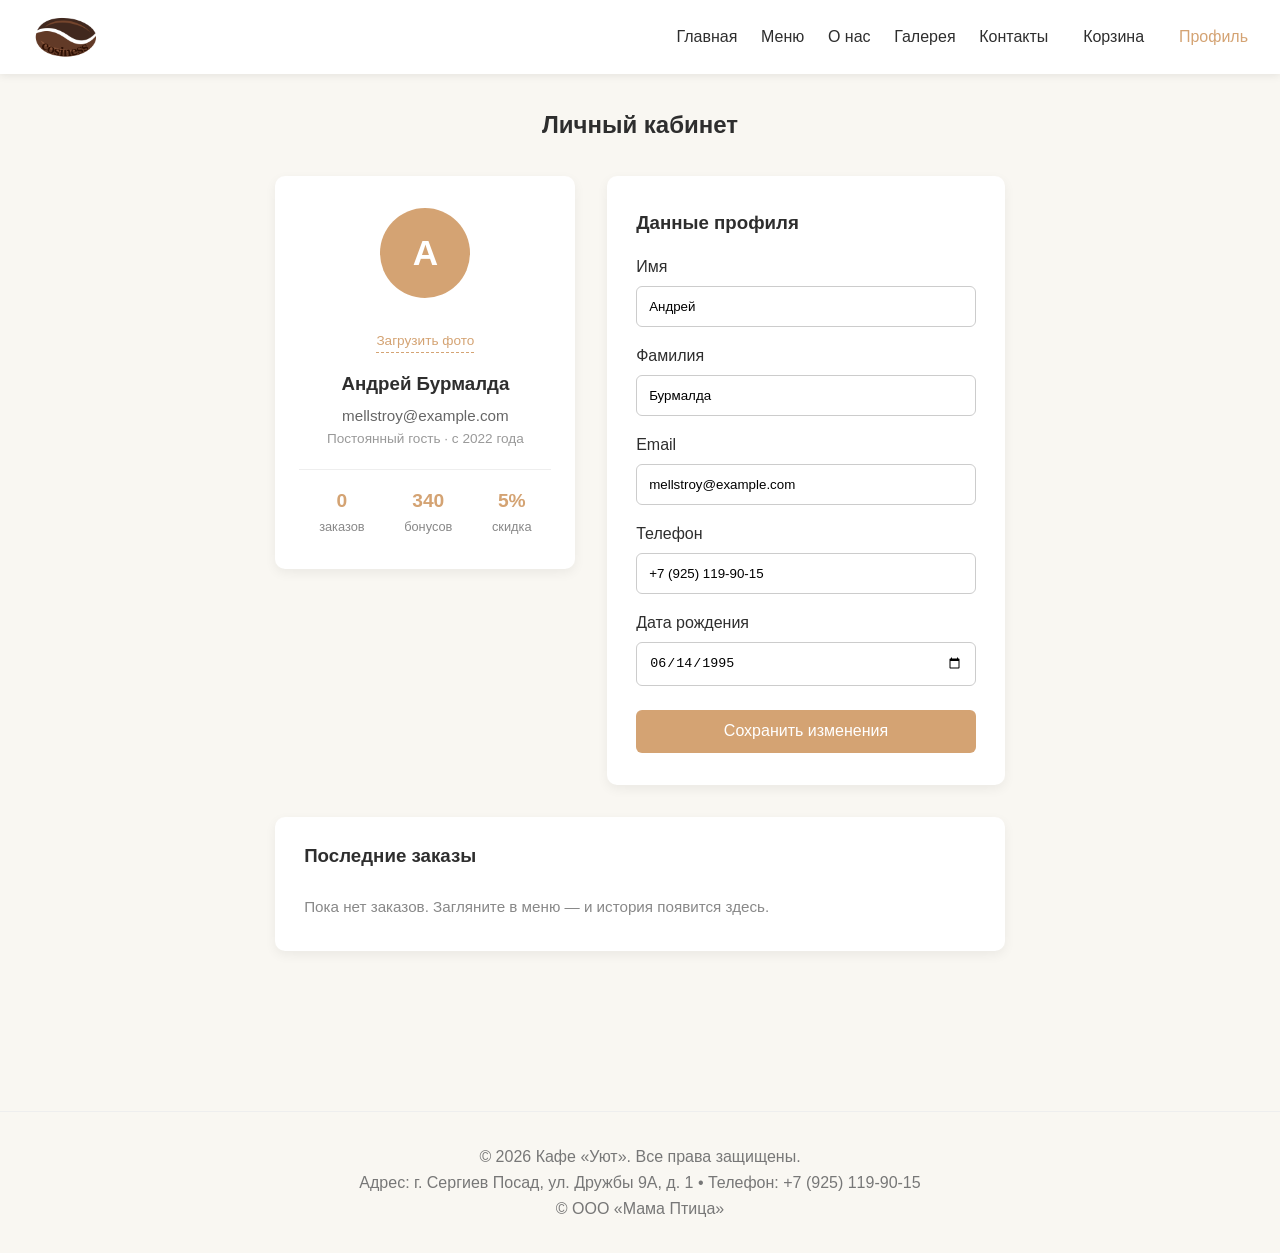
<file: profile.html>
<!DOCTYPE html>
<html lang="ru">
  <head>
    <meta charset="UTF-8" />
    <meta name="viewport" content="width=device-width, initial-scale=1.0"/>
    <title>Cosiness | Profile</title>
    <link rel="stylesheet" href="css/style.css"/>
  </head>
  <body>
    <header>
      <a href="index.html" class="logo logo-img" aria-label="На главную">
        <img src="images/coffee_bean.png" alt="Логотип кафе Уют">
      </a>
      <nav>
        <a href="index.html">Главная</a>
        <a href="menu.html">Меню</a>
        <a href="about.html">О нас</a>
        <a href="gallery.html">Галерея</a>
        <a href="contacts.html">Контакты</a>
        <a href="cart.html">Корзина</a>
        <a href="profile.html" class="active">Профиль</a>
      </nav>
    </header>
    <main>
      <h2>Личный кабинет</h2>
      <div class="profile-layout">
        <aside class="profile-card fade-in-up">
          <div class="avatar" id="avatar">А</div>
          <label class="avatar-upload" for="avatarInput">Загрузить фото</label>
          <input id="avatarInput" type="file" accept="image/*" hidden />
          <h3 id="displayName">Андрей Бурмалда</h3>
          <p class="profile-email" id="displayEmail">mellstroy@example.com</p>
          <p class="profile-role">Постоянный гость · с 2022 года</p>
          <div class="profile-stats">
            <div><strong id="ordersCount">0</strong><span>заказов</span></div>
            <div><strong>340</strong><span>бонусов</span></div>
            <div><strong>5%</strong><span>скидка</span></div>
          </div>
        </aside>
        <section class="profile-form fade-in-up">
          <h3>Данные профиля</h3>
          <form id="profileForm">
            <label for="name">Имя</label>
            <input id="name" type="text" value="Андрей" />
            <label for="surname">Фамилия</label>
            <input id="surname" type="text" value="Бурмалда" />
            <label for="email">Email</label>
            <input id="email" type="email" value="mellstroy@example.com" />
            <label for="phone">Телефон</label>
            <input id="phone" type="tel" value="+7 (925) 119-90-15" />
            <label for="birthday">Дата рождения</label>
            <input id="birthday" type="date" value="1995-06-14" />
            <button type="submit">Сохранить изменения</button>
          </form>
        </section>
      </div>
      <section class="profile-orders fade-in-up">
        <h3>Последние заказы</h3>
        <div id="ordersList"></div>
      </section>
    </main>
    <footer style="margin-top: 8rem;">
      <p>&copy; 2026 Кафе «Уют». Все права защищены.</p>
      <p>Адрес: г. Сергиев Посад, ул. Дружбы 9А, д. 1 • Телефон: +7 (925) 119-90-15</p>
      <p>&copy; ООО «Мама Птица»</p>
    </footer>
    <div class="toast" id="toast">Данные сохранены</div>
    <script src="js/cart.js"></script>
    <script src="js/profile.js"></script>
  </body>
</html>
</file>
<file: css/style.css>
:root {
  --primary: #d4a373;
  --dark: #2e2e2e;
  --light: #f9f7f2;
}
* { margin: 0; padding: 0; box-sizing: border-box; }
body {
  font-family: 'Segoe UI', Roboto, Arial, sans-serif;
  line-height: 1.6;
  color: var(--dark);
  background: var(--light);
}
html { scroll-behavior: smooth; }
header {
  position: sticky;
  top: 0;
  background: rgba(255,255,255,0.95);
  backdrop-filter: blur(10px);
  padding: 1rem 2rem;
  display: flex;
  justify-content: space-between;
  align-items: center;
  box-shadow: 0 2px 8px rgba(0,0,0,0.08);
  z-index: 100;
}
.logo {
  font-weight: bold;
  font-size: 1.5rem;
  color: var(--primary);
  animation: warmPulse 3s infinite alternate;
  text-decoration: none;
}
@keyframes warmPulse {
  from { text-shadow: 0 0 4px rgba(212, 163, 115, 0.4); }
  to { text-shadow: 0 0 10px rgba(212, 163, 115, 0.7); }
}
nav a {
  margin-left: 1.2rem;
  text-decoration: none;
  color: var(--dark);
  font-weight: 500;
  transition: color 0.2s;
}
nav a:hover, nav a.active { color: var(--primary); }
main { padding: 2rem 1.5rem; max-width: 1200px; margin: 0 auto; }
h2 { text-align: center; margin-bottom: 2rem; }
.gallery-grid {
  display: grid;
  grid-template-columns: repeat(2, 1fr);
  grid-template-rows: repeat(2, auto);
  gap: 2rem;
}
.photo-card {
  background: white;
  border-radius: 8px;
  box-shadow: 0 4px 12px rgba(0,0,0,0.06);
  overflow: hidden;
  padding: 0;
  transition: transform 0.3s ease, box-shadow 0.3s ease;
}
.photo-card:hover {
  transform: translateY(-6px);
  box-shadow: 0 12px 24px rgba(0,0,0,0.12);
}
.photo-card img {
  width: 100%;
  height: 405px;
  object-fit: cover;
  display: block;
  transition: transform 0.4s ease;
}
.photo-card:hover img { transform: scale(1.04); }
.photo-card figcaption {
  padding: 1rem 1.2rem 1.2rem;
  color: #666;
  font-size: 0.95rem;
  margin: 0;
  text-align: center;
}
.menu-grid {
  display: grid;
  grid-template-columns: repeat(auto-fit, minmax(280px, 1fr));
  gap: 2rem;
}
.dish-card, .photo-card {
  background: white;
  padding: 1.5rem;
  border-radius: 8px;
  box-shadow: 0 4px 12px rgba(0,0,0,0.06);
  transition: transform 0.3s ease, box-shadow 0.3s ease;
}
.dish-card:hover, .photo-card:hover {
  transform: translateY(-6px);
  box-shadow: 0 12px 24px rgba(0,0,0,0.12);
}
.dish-price { float: right; color: var(--primary); font-weight: bold; }
form { max-width: 500px; margin: 2rem auto; text-align: left; }
label { display: block; margin-top: 1rem; font-weight: 500; }
input, textarea {
  width: 100%;
  padding: 0.75rem;
  border: 1px solid #ccc;
  border-radius: 6px;
  margin-top: 0.4rem;
}
button[type="submit"] {
  margin-top: 1.5rem;
  width: 100%;
  padding: 0.8rem;
  background: var(--primary);
  color: white;
  border: none;
  border-radius: 6px;
  cursor: pointer;
  font-size: 1rem;
  transition: background 0.3s, transform 0.2s;
}
button[type="submit"]:hover { background: #b88b5b; transform: scale(1.02); }
footer {
  text-align: center;
  padding: 2rem;
  color: #777;
  border-top: 1px solid #eee;
}
.fade-in-up {
  opacity: 0;
  transform: translateY(24px);
  transition: opacity 0.6s ease, transform 0.6s ease;
}
.fade-in-up.visible { opacity: 1; transform: translateY(0); }
.hero {
  text-align: center;
  padding: 5rem 1rem;
  color: white;
  background-image:
    linear-gradient(rgba(0,0,0,0.4), rgba(0,0,0,0.4)),
    url('../images/banner.jpg');
  background-repeat: no-repeat;
  background-position: center;
  background-size: cover;
}
.hero h1 {
  font-size: 3rem;
  margin-bottom: 1rem;
  text-shadow: 0 2px 6px rgba(0,0,0,0.3);
}
.hero p {
  font-size: 1.2rem;
  max-width: 600px;
  margin: 0 auto 2rem;
  color: #f0f0f0;
  text-shadow: 0 1px 3px rgba(0,0,0,0.3);
}
.hero a {
  display: inline-block;
  padding: 1rem 2rem;
  background: var(--primary);
  color: white;
  text-decoration: none;
  border-radius: 6px;
  font-weight: bold;
  box-shadow: 0 4px 12px rgba(212,163,115,0.4);
  transition: transform 0.2s, box-shadow 0.2s;
}
.hero a:hover {
  transform: translateY(-2px);
  box-shadow: 0 8px 18px rgba(212,163,115,0.5);
}
@media (max-width: 760px) {
  .gallery-grid { grid-template-columns: 1fr; grid-template-rows: auto; }
  .photo-card img { height: 280px; }
}
.profile-layout {
  display: grid;
  grid-template-columns: 300px 1fr;
  gap: 2rem;
  align-items: start;
}
.profile-card {
  background: white;
  border-radius: 10px;
  padding: 2rem 1.5rem;
  text-align: center;
  box-shadow: 0 4px 12px rgba(0,0,0,0.06);
}
.avatar {
  width: 90px;
  height: 90px;
  margin: 0 auto 1rem;
  border-radius: 50%;
  background: var(--primary);
  color: white;
  font-size: 2.2rem;
  font-weight: bold;
  display: flex;
  align-items: center;
  justify-content: center;
  overflow: hidden;
}
.avatar img {
  width: 100%;
  height: 100%;
  object-fit: cover;
  border-radius: 50%;
  display: block;
}
.avatar-upload {
  display: inline-block;
  margin-bottom: 1rem;
  font-size: 0.85rem;
  color: var(--primary);
  cursor: pointer;
  border-bottom: 1px dashed var(--primary);
  transition: opacity 0.2s;
  font-weight: 500;
}
.avatar-upload:hover { opacity: 0.7; }
.profile-card h3 { margin-bottom: 0.3rem; }
.profile-email { color: #666; font-size: 0.95rem; }
.profile-role { color: #999; font-size: 0.85rem; margin-bottom: 1.2rem; }
.profile-stats {
  display: flex;
  justify-content: space-around;
  border-top: 1px solid #eee;
  padding-top: 1rem;
}
.profile-stats div { display: flex; flex-direction: column; }
.profile-stats strong { color: var(--primary); font-size: 1.2rem; }
.profile-stats span { font-size: 0.8rem; color: #888; }
.profile-form {
  background: white;
  border-radius: 10px;
  padding: 2rem 1.8rem;
  box-shadow: 0 4px 12px rgba(0,0,0,0.06);
}
.profile-form h3 { margin-bottom: 0.5rem; }
.profile-form form { margin: 0; max-width: 100%; }
.profile-orders {
  margin-top: 2rem;
  background: white;
  border-radius: 10px;
  padding: 1.5rem 1.8rem;
  box-shadow: 0 4px 12px rgba(0,0,0,0.06);
}
.profile-orders h3 { margin-bottom: 1rem; }
.order-row {
  display: flex;
  justify-content: space-between;
  gap: 1rem;
  padding: 0.8rem 0;
  border-bottom: 1px solid #f0f0f0;
  font-size: 0.95rem;
}
.order-row:last-child { border-bottom: none; }
.order-row span:first-child { color: #888; min-width: 180px; }
.cart-layout {
  display: grid;
  grid-template-columns: 1fr 340px;
  gap: 2rem;
  align-items: start;
}
.cart-items { display: flex; flex-direction: column; gap: 1rem; }
.cart-item {
  display: flex;
  align-items: center;
  gap: 1.2rem;
  background: white;
  border-radius: 10px;
  padding: 1.2rem 1.5rem;
  box-shadow: 0 4px 12px rgba(0,0,0,0.06);
}
.cart-thumb {
  width: 64px;
  height: 64px;
  flex-shrink: 0;
  border-radius: 10px;
  background: var(--light);
  font-size: 2rem;
  display: flex;
  align-items: center;
  justify-content: center;
}
.cart-info { flex: 1; }
.cart-info h3 { margin: 0 0 0.2rem; font-size: 1.05rem; }
.cart-info p { color: #888; font-size: 0.85rem; margin-bottom: 0.6rem; }
.cart-qty {
  display: inline-flex;
  align-items: center;
  gap: 0.7rem;
  border: 1px solid #e5e5e5;
  border-radius: 6px;
  padding: 0.15rem 0.4rem;
}
.qty-btn {
  border: none;
  background: none;
  cursor: pointer;
  font-size: 1.1rem;
  color: var(--primary);
  width: 26px;
  height: 26px;
  border-radius: 4px;
  transition: background 0.2s;
}
.qty-btn:hover { background: #fdf3e8; }
.cart-summary {
  background: white;
  border-radius: 10px;
  padding: 1.8rem 1.5rem;
  box-shadow: 0 4px 12px rgba(0,0,0,0.06);
  position: sticky;
  top: 100px;
}
.cart-summary h3 { margin-bottom: 1rem; }
.cart-summary hr { border: none; border-top: 1px solid #eee; margin: 0.8rem 0; }
.summary-row {
  display: flex;
  justify-content: space-between;
  padding: 0.45rem 0;
  font-size: 0.95rem;
  color: #555;
}
.summary-total { font-size: 1.2rem; font-weight: bold; color: var(--dark); }
.summary-total span:last-child { color: var(--primary); }
.checkout-btn {
  width: 100%;
  margin-top: 1.2rem;
  padding: 0.9rem;
  background: var(--primary);
  color: white;
  border: none;
  border-radius: 6px;
  font-size: 1rem;
  font-weight: bold;
  cursor: pointer;
  transition: background 0.3s, transform 0.2s;
}
.checkout-btn:hover { background: #b88b5b; transform: scale(1.02); }
.continue-link {
  display: block;
  text-align: center;
  margin-top: 1rem;
  color: #888;
  text-decoration: none;
  font-size: 0.9rem;
}
.continue-link:hover { color: var(--primary); }
@media (max-width: 900px) {
  .profile-layout, .cart-layout { grid-template-columns: 1fr; }
  .cart-summary { position: static; }
  .order-row { flex-wrap: wrap; }
}
.dish-counter {
  display: flex;
  align-items: center;
  gap: 0.6rem;
  margin-top: 0.8rem;
  padding-top: 0.8rem;
  border-top: 1px solid #f0f0f0;
  clear: both;
}
.counter-btn {
  width: 32px;
  height: 32px;
  border: 1px solid #e5e5e5;
  border-radius: 6px;
  background: white;
  color: var(--primary);
  font-size: 1.1rem;
  cursor: pointer;
  transition: background 0.2s, border-color 0.2s;
}
.counter-btn:hover { background: #fdf3e8; border-color: var(--primary); }
.counter-value { min-width: 24px; text-align: center; font-weight: 600; color: var(--dark); }
.dish-card.in-cart { border: 1px solid var(--primary); background: #fdf8f2; }
nav a[href="cart.html"] {
  position: relative;
  padding: 0.3rem 0.7rem;
  border-radius: 6px;
  transition: background 0.25s, color 0.25s;
}
nav a[href="cart.html"].cart-filled {
  background: #f3e3d1;
  color: #8a5a2b;
  font-weight: 600;
}
.cart-badge {
  display: inline-flex;
  align-items: center;
  justify-content: center;
  min-width: 18px;
  height: 18px;
  padding: 0 5px;
  margin-left: 5px;
  border-radius: 9px;
  background: var(--primary);
  color: white;
  font-size: 0.72rem;
  font-weight: bold;
  vertical-align: middle;
}
.cart-empty {
  background: white;
  border-radius: 10px;
  padding: 3rem 2rem;
  text-align: center;
  box-shadow: 0 4px 12px rgba(0,0,0,0.06);
}
.cart-empty-icon { font-size: 3rem; margin-bottom: 1rem; opacity: 0.6; }
.cart-empty h3 { margin-bottom: 0.4rem; }
.cart-empty p { color: #888; margin-bottom: 1.5rem; }
.checkout-btn:disabled { opacity: 0.5; cursor: not-allowed; transform: none; }
nav a[href="cart.html"].cart-hidden { display: none; }

.logo-img {
  display: inline-flex;
  align-items: center;
  animation: none;
  text-shadow: none;
}
.logo-img img {
  height: 42px;
  width: auto;
  display: block;
  transition: transform 0.2s ease;
}
.logo-img:hover img {
  transform: scale(1.08);
}
.orders-empty {
  color: #888;
  font-size: 0.95rem;
  padding: 0.5rem 0;
}
.section-features {
  padding: 4rem 1.5rem;
  max-width: 1200px;
  margin: 0 auto;
}

.features-grid {
  margin-top: 2rem;
  display: grid;
  grid-template-columns: repeat(auto-fit, minmax(250px, 1fr));
  gap: 1.5rem;
}

.feature-card {
  background: white;
  padding: 1.5rem;
  border-radius: 8px;
  box-shadow: 0 4px 12px rgba(0,0,0,0.06);
  text-align: center;
}

.feature-icon {
  font-size: 2.5rem;
  margin-bottom: 0.8rem;
}

.feature-card h3 {
  margin: 0 0 0.5rem;
  color: var(--dark);
}

.feature-card p {
  color: #666;
  line-height: 1.5;
}
.section-hits {
  padding: 4rem 1.5rem;
  background: #f9f7f2;
  text-align: center;
}

.section-hits > p {
  max-width: 600px;
  margin: 1rem auto;
  color: #555;
}

.section-hits .menu-grid {
  justify-content: center;
  margin-top: 1.5rem;
}

.btn-primary {
  display: inline-block;
  margin-top: 2rem;
  padding: 0.9rem 2rem;
  background: var(--primary);
  color: white;
  text-decoration: none;
  border-radius: 6px;
  font-weight: bold;
}
.menu-category {
  margin: 1.5rem 0;
  border-radius: 10px;
  overflow: hidden;
  background: white;
  box-shadow: 0 4px 12px rgba(0,0,0,0.06);
}
.category-toggle {
  width: 100%;
  display: flex;
  justify-content: space-between;
  align-items: center;
  padding: 1.1rem 1.5rem;
  background: white;
  border: none;
  cursor: pointer;
  font-family: inherit;
  font-size: 1.25rem;
  font-weight: 600;
  color: var(--primary);
  transition: background 0.2s;
}
.category-toggle:hover { background: #fdf8f2; }
.category-toggle .arrow {
  display: inline-block;
  transition: transform 0.3s ease;
  font-size: 1rem;
  color: var(--primary);
}
.menu-category.open .category-toggle .arrow { transform: rotate(180deg); }
.category-content {
  max-height: 0;
  overflow: hidden;
  transition: max-height 0.4s ease;
}
.category-content .menu-grid { padding: 0 1.5rem 1.5rem; }
.about-page body,
body.about-page {
  font-family: 'Georgia', 'Times New Roman', serif;
  line-height: 1.7;
  background: linear-gradient(180deg, #fbf8f4 0%, #f4f0e8 100%);
  min-height: 100vh;
}
.about-page header {
  padding: 1rem 2rem;
  background: rgba(255, 255, 255, 0.95);
  backdrop-filter: blur(10px);
  box-shadow: 0 2px 8px rgba(0, 0, 0, 0.08);
  display: flex;
  justify-content: space-between;
  align-items: center;
  position: sticky;
  top: 0;
  z-index: 100;
}
.about-page main {
  max-width: 750px;
  padding: 0 1.5rem 4rem;
}
.about-page h1 {
  font-size: 3.2rem;
  line-height: 1.1;
  text-align: center;
  margin-bottom: 1.8rem;
  font-weight: 600;
}
.about-page .content-wrapper {
  background: rgba(255, 255, 255, 0.94);
  padding: 3rem 2.5rem;
  border-radius: 16px;
  box-shadow: 0 10px 30px rgba(0, 0, 0, 0.08);
}
.about-page .section-title {
  text-align: center;
  font-size: 1.6rem;
  color: var(--primary);
  margin-bottom: 2.4rem;
  position: relative;
  display: inline-block;
  left: 50%;
  transform: translateX(-50%);
}
.about-page .section-title::after {
  content: '';
  display: block;
  width: 60px;
  height: 3px;
  background: var(--primary);
  margin: 12px auto 0;
}
.about-page ul { list-style: none; padding-left: 0; }
.about-page li {
  position: relative;
  padding-left: 28px;
  margin-bottom: 1rem;
  color: #555;
  line-height: 1.6;
}
.about-page li::before {
  content: '';
  position: absolute;
  left: 0;
  top: 6px;
  width: 10px;
  height: 10px;
  background: var(--primary);
  border-radius: 50%;
}
.about-page .cta-box { margin-top: 3rem; text-align: center; }
.about-page .big-btn {
  display: inline-block;
  padding: 1.2rem 3rem;
  background: var(--primary);
  color: white;
  text-decoration: none;
  border-radius: 8px;
  font-weight: bold;
  font-size: 1.1rem;
  transition: all 0.3s ease;
  box-shadow: 0 6px 15px rgba(212, 163, 115, 0.4);
}
.about-page .big-btn:hover {
  background: #b88b5b;
  transform: translateY(-3px);
  box-shadow: 0 10px 20px rgba(212, 163, 115, 0.6);
}
.about-page footer {
  padding: 2.5rem;
  color: #888;
  font-size: 0.9rem;
  border-top: 1px solid #e0e0e0;
}
@media (max-width: 600px) {
  .about-page h1 { font-size: 2.4rem; }
  .about-page .content-wrapper { padding: 2rem 1.5rem; }
  .about-page .big-btn { padding: 1rem 2rem; width: 100%; max-width: 300px; }
}
.toast {
  position: fixed;
  top: 80px;
  right: 20px;
  background: #4caf50;
  color: white;
  padding: 0.9rem 1.4rem;
  border-radius: 8px;
  box-shadow: 0 6px 18px rgba(0,0,0,0.15);
  font-size: 0.95rem;
  opacity: 0;
  transform: translateY(-10px);
  pointer-events: none;
  transition: opacity 0.3s ease, transform 0.3s ease;
  z-index: 1000;
}
.toast.show {
  opacity: 1;
  transform: translateY(0);
}
.cart-empty-btn {
  display: inline-block;
  width: auto;
  padding: 0.8rem 2rem;
  text-decoration: none;
}
body {
  display: flex;
  flex-direction: column;
  min-height: 100vh;
}
main {
  flex: 1;
}
</file>
